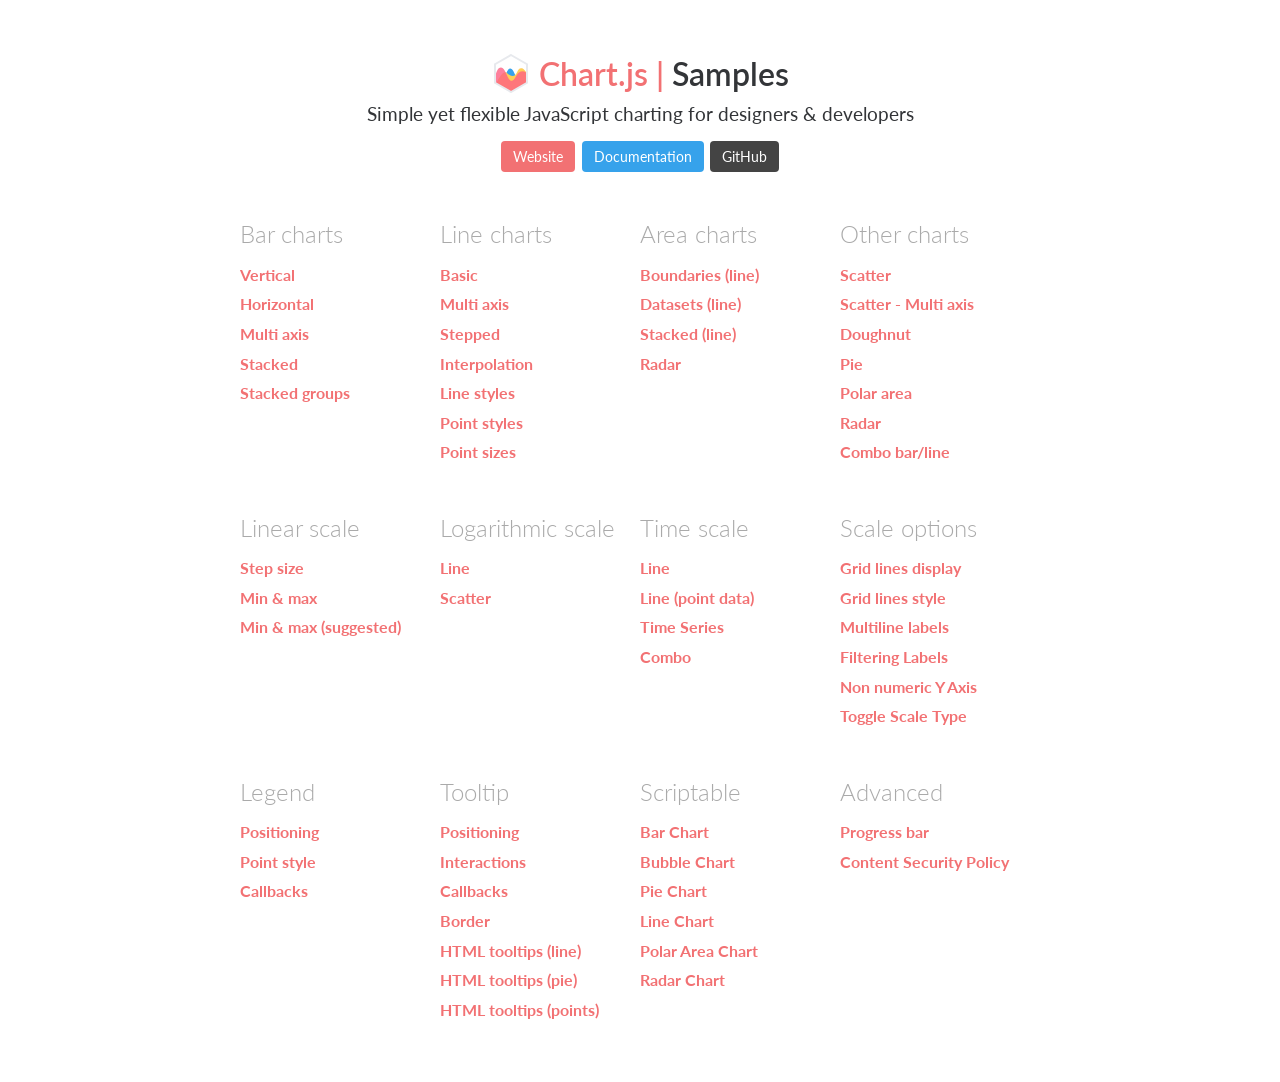
<file: src/main/webapp/statics/widget/chart/samples/index.html>
<!DOCTYPE html>
<html lang="en-US">
<head>
	<meta charset="utf-8">
	<meta http-equiv="X-UA-Compatible" content="IE=Edge">
	<meta name="viewport" content="width=device-width, initial-scale=1">
	<link rel="stylesheet" type="text/css" href="style.css">
	<!--<link rel="icon" href="favicon.ico">-->
	<script src="samples.js"></script>
	<script src="utils.js"></script>
	<title>Chart.js samples</title>
</head>
<body>
	<div class="content">
		<div class="header">
			<div class="chartjs-title">Samples</div>
			<div class="chartjs-caption">Simple yet flexible JavaScript charting for designers &amp; developers</div>
			<div class="chartjs-links">
				<a class="btn btn-chartjs" href="https://www.chartjs.org">Website</a>
				<a class="btn btn-docs" href="https://www.chartjs.org/docs">Documentation</a>
				<a class="btn btn-gh" href="https://github.com/chartjs/Chart.js">GitHub</a>
			</div>
		</div>

		<div id="categories" class="samples-categories"></div>
	</div>

	<script>
		function createCategory(item) {
			var el = document.createElement('div');
			el.className = 'samples-category';
			el.innerHTML =
				'<div class="title">' + item.title + '</div>' +
				'<div class="items"></div>';
			return el;
		}

		function createEntry(item) {
			var el = document.createElement('div');
			el.className = 'samples-entry';
			el.innerHTML = '<a class="title" href="' + item.path + '">' + item.title + '</a>';
			return el;
		}

		var categories = document.getElementById('categories');
		Samples.items.forEach(function(item) {
			var category = createCategory(item);
			var children = category.getElementsByClassName('items')[0];

			(item.items || []).forEach(function(item2) {
				children.appendChild(createEntry(item2));
			});

			categories.appendChild(category);
		});
	</script>
</body>
</html>
</file>
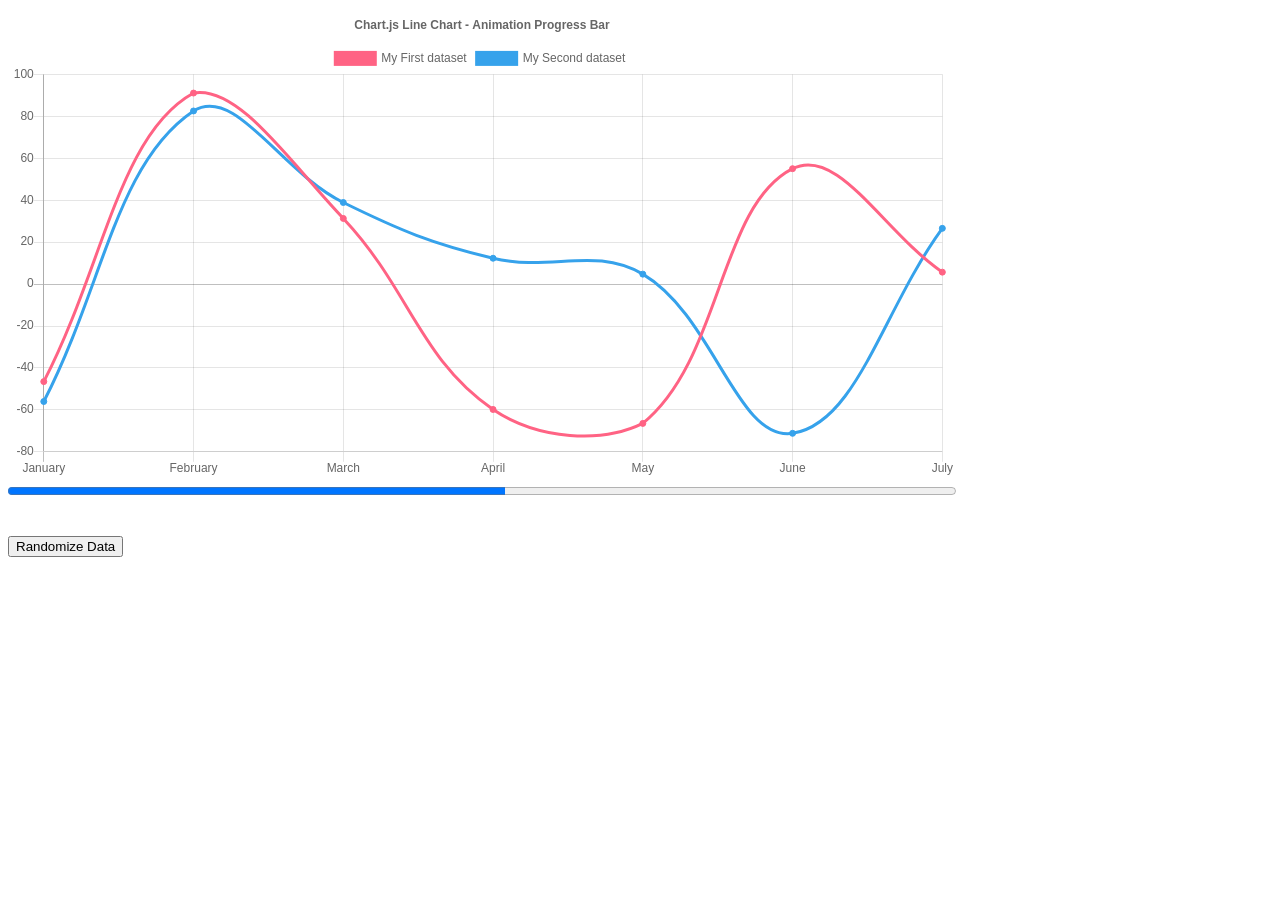
<file: src/main/webapp/statics/widget/chart/samples/advanced/progress-bar.html>
<!doctype html>
<html>
<head>
<title> Animation Callbacks </title>
	<script src="../../Chart.min.js"></script>
	<script src="../utils.js"></script>
	<style>
		canvas {
			-moz-user-select: none;
			-webkit-user-select: none;
			-ms-user-select: none;
		}
	</style>
</head>

<body>
	<div style="width: 75%;">
		<canvas id="canvas"></canvas>
		<progress id="animationProgress" max="1" value="0" style="width: 100%"></progress>
	</div>
	<br>
	<br>
	<button id="randomizeData">Randomize Data</button>
	<script>
		var progress = document.getElementById('animationProgress');
		var config = {
			type: 'line',
			data: {
				labels: ['January', 'February', 'March', 'April', 'May', 'June', 'July'],
				datasets: [{
					label: 'My First dataset',
					fill: false,
					borderColor: window.chartColors.red,
					backgroundColor: window.chartColors.red,
					data: [
						randomScalingFactor(),
						randomScalingFactor(),
						randomScalingFactor(),
						randomScalingFactor(),
						randomScalingFactor(),
						randomScalingFactor(),
						randomScalingFactor()
					]
				}, {
					label: 'My Second dataset ',
					fill: false,
					borderColor: window.chartColors.blue,
					backgroundColor: window.chartColors.blue,
					data: [
						randomScalingFactor(),
						randomScalingFactor(),
						randomScalingFactor(),
						randomScalingFactor(),
						randomScalingFactor(),
						randomScalingFactor(),
						randomScalingFactor()
					]
				}]
			},
			options: {
				title: {
					display: true,
					text: 'Chart.js Line Chart - Animation Progress Bar'
				},
				animation: {
					duration: 2000,
					onProgress: function(animation) {
						progress.value = animation.currentStep / animation.numSteps;
					},
					onComplete: function() {
						window.setTimeout(function() {
							progress.value = 0;
						}, 2000);
					}
				}
			}
		};

		window.onload = function() {
			var ctx = document.getElementById('canvas').getContext('2d');
			window.myLine = new Chart(ctx, config);
		};

		document.getElementById('randomizeData').addEventListener('click', function() {
			config.data.datasets.forEach(function(dataset) {
				dataset.data = dataset.data.map(function() {
					return randomScalingFactor();
				});
			});

			window.myLine.update();
		});
	</script>
</body>

</html>
</file>
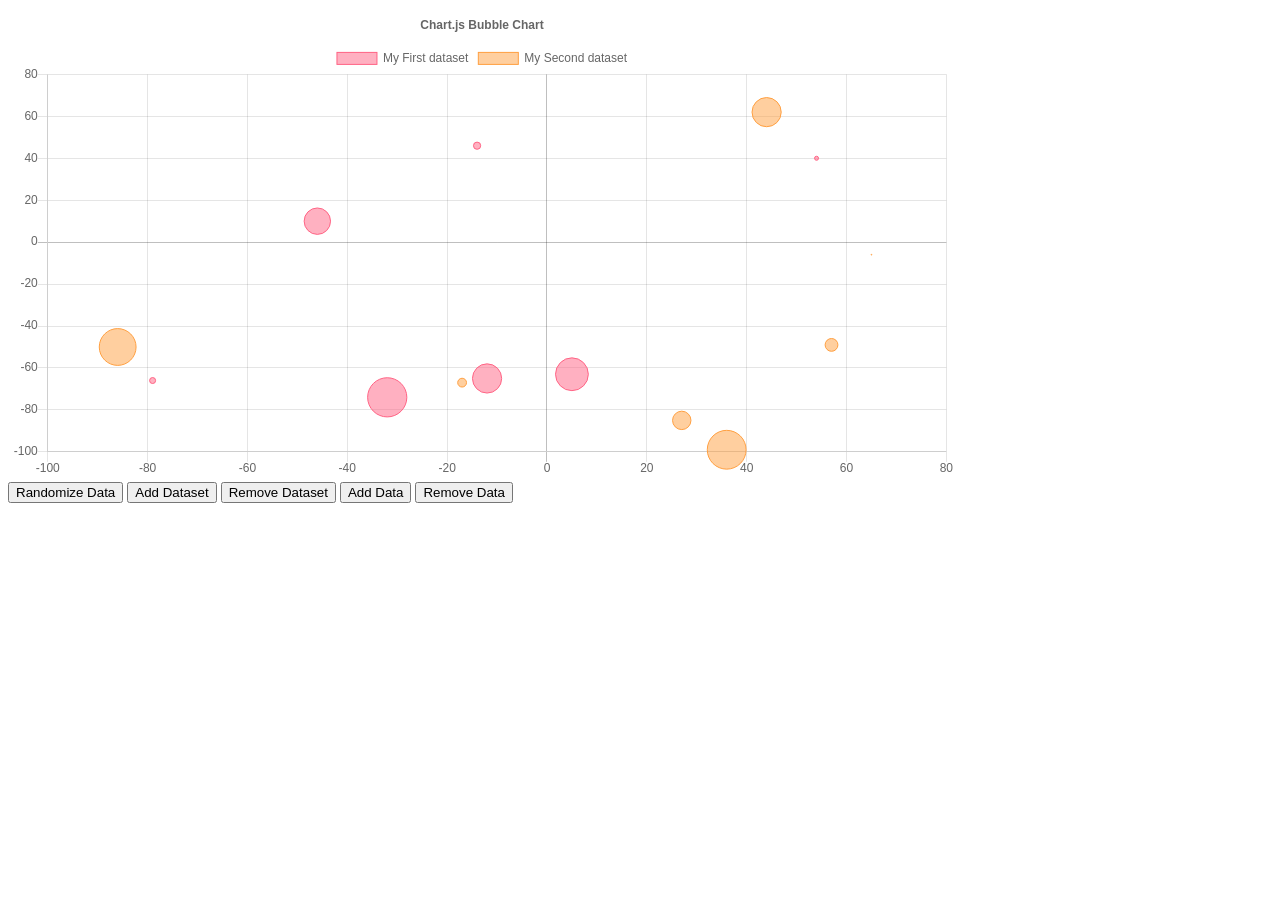
<file: src/main/webapp/statics/widget/chart/samples/charts/bubble.html>
<!doctype html>
<html>

<head>
	<title>Bubble Chart</title>
	<script src="../../Chart.min.js"></script>
	<script src="../utils.js"></script>
	<style type="text/css">
		canvas{
			-moz-user-select: none;
			-webkit-user-select: none;
			-ms-user-select: none;
		}
	</style>
</head>

<body>
	<div id="container" style="width: 75%;">
		<canvas id="canvas"></canvas>
	</div>
	<button id="randomizeData">Randomize Data</button>
	<button id="addDataset">Add Dataset</button>
	<button id="removeDataset">Remove Dataset</button>
	<button id="addData">Add Data</button>
	<button id="removeData">Remove Data</button>
	<script>
		var DEFAULT_DATASET_SIZE = 7;

		var addedCount = 0;
		var color = Chart.helpers.color;
		var bubbleChartData = {
			animation: {
				duration: 10000
			},
			datasets: [{
				label: 'My First dataset',
				backgroundColor: color(window.chartColors.red).alpha(0.5).rgbString(),
				borderColor: window.chartColors.red,
				borderWidth: 1,
				data: [{
					x: randomScalingFactor(),
					y: randomScalingFactor(),
					r: Math.abs(randomScalingFactor()) / 5,
				}, {
					x: randomScalingFactor(),
					y: randomScalingFactor(),
					r: Math.abs(randomScalingFactor()) / 5,
				}, {
					x: randomScalingFactor(),
					y: randomScalingFactor(),
					r: Math.abs(randomScalingFactor()) / 5,
				}, {
					x: randomScalingFactor(),
					y: randomScalingFactor(),
					r: Math.abs(randomScalingFactor()) / 5,
				}, {
					x: randomScalingFactor(),
					y: randomScalingFactor(),
					r: Math.abs(randomScalingFactor()) / 5,
				}, {
					x: randomScalingFactor(),
					y: randomScalingFactor(),
					r: Math.abs(randomScalingFactor()) / 5,
				}, {
					x: randomScalingFactor(),
					y: randomScalingFactor(),
					r: Math.abs(randomScalingFactor()) / 5,
				}]
			}, {
				label: 'My Second dataset',
				backgroundColor: color(window.chartColors.orange).alpha(0.5).rgbString(),
				borderColor: window.chartColors.orange,
				borderWidth: 1,
				data: [{
					x: randomScalingFactor(),
					y: randomScalingFactor(),
					r: Math.abs(randomScalingFactor()) / 5,
				}, {
					x: randomScalingFactor(),
					y: randomScalingFactor(),
					r: Math.abs(randomScalingFactor()) / 5,
				}, {
					x: randomScalingFactor(),
					y: randomScalingFactor(),
					r: Math.abs(randomScalingFactor()) / 5,
				}, {
					x: randomScalingFactor(),
					y: randomScalingFactor(),
					r: Math.abs(randomScalingFactor()) / 5,
				}, {
					x: randomScalingFactor(),
					y: randomScalingFactor(),
					r: Math.abs(randomScalingFactor()) / 5,
				}, {
					x: randomScalingFactor(),
					y: randomScalingFactor(),
					r: Math.abs(randomScalingFactor()) / 5,
				}, {
					x: randomScalingFactor(),
					y: randomScalingFactor(),
					r: Math.abs(randomScalingFactor()) / 5,
				}]
			}]
		};

		window.onload = function() {
			var ctx = document.getElementById('canvas').getContext('2d');
			window.myChart = new Chart(ctx, {
				type: 'bubble',
				data: bubbleChartData,
				options: {
					responsive: true,
					title: {
						display: true,
						text: 'Chart.js Bubble Chart'
					},
					tooltips: {
						mode: 'point'
					}
				}
			});
		};

		document.getElementById('randomizeData').addEventListener('click', function() {
			bubbleChartData.datasets.forEach(function(dataset) {
				dataset.data = dataset.data.map(function() {
					return {
						x: randomScalingFactor(),
						y: randomScalingFactor(),
						r: Math.abs(randomScalingFactor()) / 5,
					};
				});
			});
			window.myChart.update();
		});

		var colorNames = Object.keys(window.chartColors);
		document.getElementById('addDataset').addEventListener('click', function() {
			++addedCount;
			var colorName = colorNames[bubbleChartData.datasets.length % colorNames.length];
			var dsColor = window.chartColors[colorName];
			var newDataset = {
				label: 'My added dataset ' + addedCount,
				backgroundColor: color(dsColor).alpha(0.5).rgbString(),
				borderColor: dsColor,
				borderWidth: 1,
				data: []
			};

			for (var index = 0; index < DEFAULT_DATASET_SIZE; ++index) {
				newDataset.data.push({
					x: randomScalingFactor(),
					y: randomScalingFactor(),
					r: Math.abs(randomScalingFactor()) / 5,
				});
			}

			bubbleChartData.datasets.push(newDataset);
			window.myChart.update();
		});

		document.getElementById('addData').addEventListener('click', function() {
			if (bubbleChartData.datasets.length > 0) {
				for (var index = 0; index < bubbleChartData.datasets.length; ++index) {
					bubbleChartData.datasets[index].data.push({
						x: randomScalingFactor(),
						y: randomScalingFactor(),
						r: Math.abs(randomScalingFactor()) / 5,
					});
				}

				window.myChart.update();
			}
		});

		document.getElementById('removeDataset').addEventListener('click', function() {
			bubbleChartData.datasets.splice(0, 1);
			window.myChart.update();
		});

		document.getElementById('removeData').addEventListener('click', function() {
			bubbleChartData.datasets.forEach(function(dataset) {
				dataset.data.pop();
			});

			window.myChart.update();
		});
	</script>
</body>

</html>
</file>
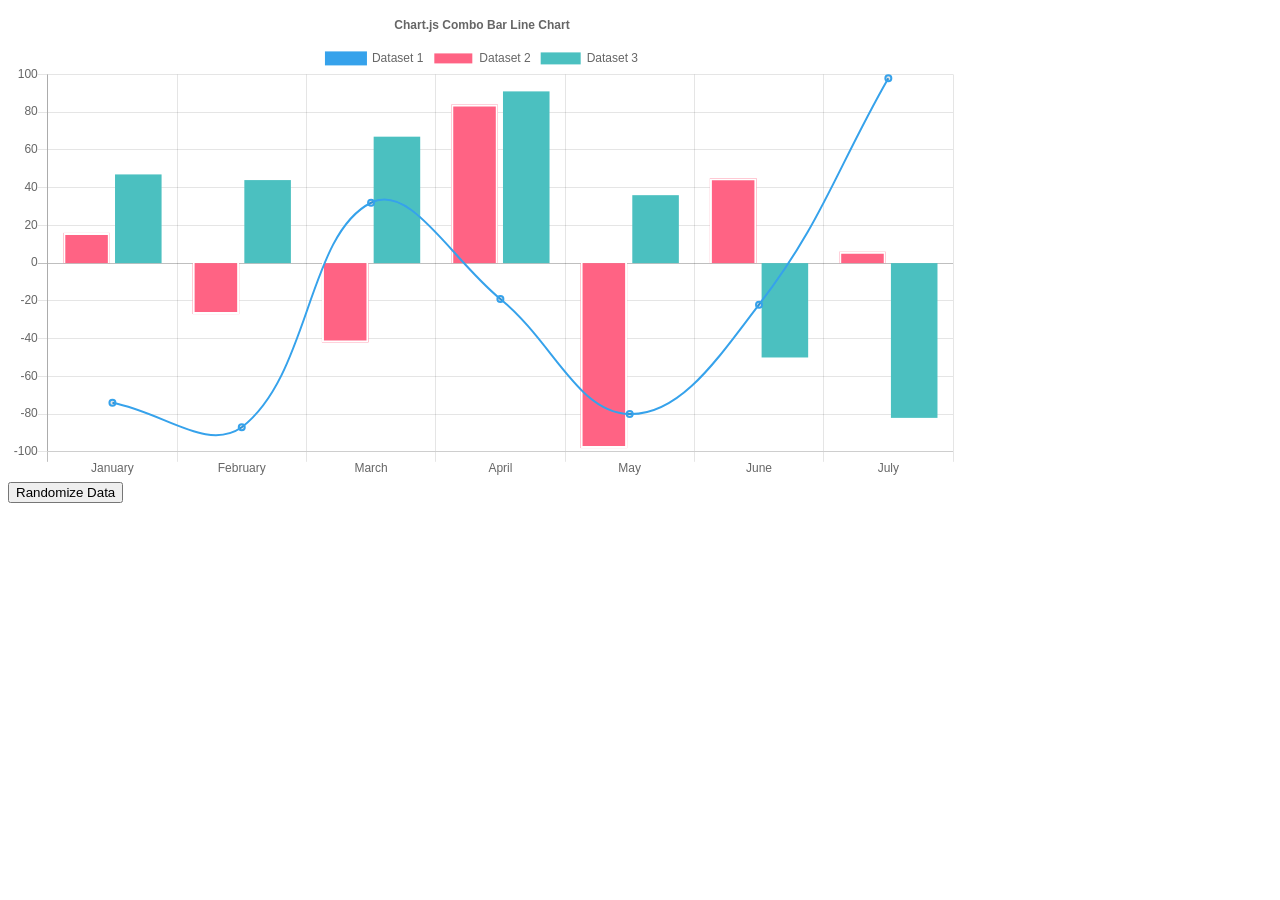
<file: src/main/webapp/statics/widget/chart/samples/charts/combo-bar-line.html>
<!doctype html>
<html>

<head>
	<title>Combo Bar-Line Chart</title>
	<script src="../../Chart.min.js"></script>
	<script src="../utils.js"></script>
	<style>
	canvas {
		-moz-user-select: none;
		-webkit-user-select: none;
		-ms-user-select: none;
	}
	</style>
</head>

<body>
	<div style="width: 75%">
		<canvas id="canvas"></canvas>
	</div>
	<button id="randomizeData">Randomize Data</button>
	<script>
		var chartData = {
			labels: ['January', 'February', 'March', 'April', 'May', 'June', 'July'],
			datasets: [{
				type: 'line',
				label: 'Dataset 1',
				borderColor: window.chartColors.blue,
				borderWidth: 2,
				fill: false,
				data: [
					randomScalingFactor(),
					randomScalingFactor(),
					randomScalingFactor(),
					randomScalingFactor(),
					randomScalingFactor(),
					randomScalingFactor(),
					randomScalingFactor()
				]
			}, {
				type: 'bar',
				label: 'Dataset 2',
				backgroundColor: window.chartColors.red,
				data: [
					randomScalingFactor(),
					randomScalingFactor(),
					randomScalingFactor(),
					randomScalingFactor(),
					randomScalingFactor(),
					randomScalingFactor(),
					randomScalingFactor()
				],
				borderColor: 'white',
				borderWidth: 2
			}, {
				type: 'bar',
				label: 'Dataset 3',
				backgroundColor: window.chartColors.green,
				data: [
					randomScalingFactor(),
					randomScalingFactor(),
					randomScalingFactor(),
					randomScalingFactor(),
					randomScalingFactor(),
					randomScalingFactor(),
					randomScalingFactor()
				]
			}]

		};
		window.onload = function() {
			var ctx = document.getElementById('canvas').getContext('2d');
			window.myMixedChart = new Chart(ctx, {
				type: 'bar',
				data: chartData,
				options: {
					responsive: true,
					title: {
						display: true,
						text: 'Chart.js Combo Bar Line Chart'
					},
					tooltips: {
						mode: 'index',
						intersect: true
					}
				}
			});
		};

		document.getElementById('randomizeData').addEventListener('click', function() {
			chartData.datasets.forEach(function(dataset) {
				dataset.data = dataset.data.map(function() {
					return randomScalingFactor();
				});
			});
			window.myMixedChart.update();
		});
	</script>
</body>

</html>
</file>
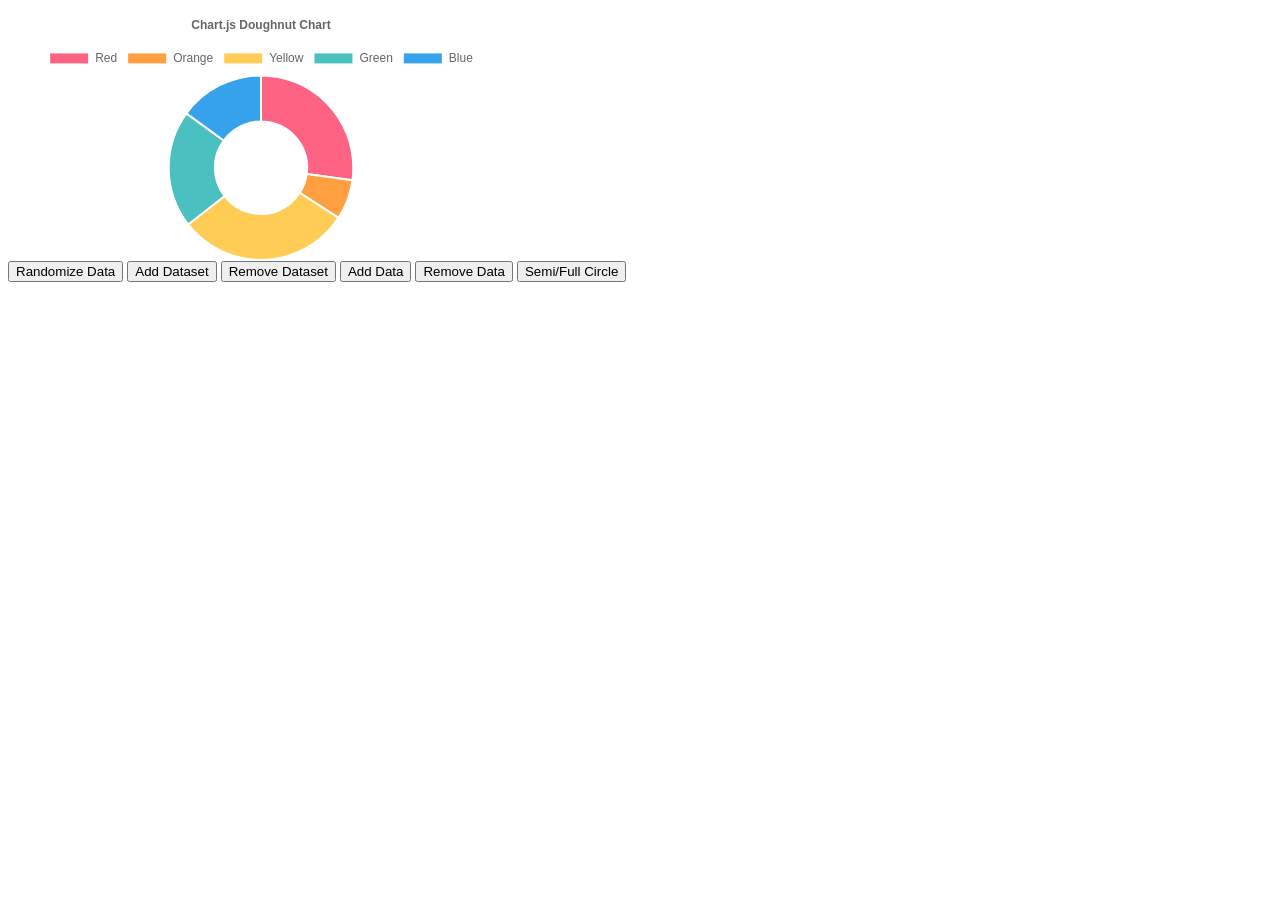
<file: src/main/webapp/statics/widget/chart/samples/charts/doughnut.html>
<!doctype html>
<html>

<head>
	<title>Doughnut Chart</title>
	<script src="../../Chart.min.js"></script>
	<script src="../utils.js"></script>
	<style>
	canvas {
		-moz-user-select: none;
		-webkit-user-select: none;
		-ms-user-select: none;
	}
	</style>
</head>

<body>
	<div id="canvas-holder" style="width:40%">
		<canvas id="chart-area"></canvas>
	</div>
	<button id="randomizeData">Randomize Data</button>
	<button id="addDataset">Add Dataset</button>
	<button id="removeDataset">Remove Dataset</button>
	<button id="addData">Add Data</button>
	<button id="removeData">Remove Data</button>
	<button id="changeCircleSize">Semi/Full Circle</button>
	<script>
		var randomScalingFactor = function() {
			return Math.round(Math.random() * 100);
		};

		var config = {
			type: 'doughnut',
			data: {
				datasets: [{
					data: [
						randomScalingFactor(),
						randomScalingFactor(),
						randomScalingFactor(),
						randomScalingFactor(),
						randomScalingFactor(),
					],
					backgroundColor: [
						window.chartColors.red,
						window.chartColors.orange,
						window.chartColors.yellow,
						window.chartColors.green,
						window.chartColors.blue,
					],
					label: 'Dataset 1'
				}],
				labels: [
					'Red',
					'Orange',
					'Yellow',
					'Green',
					'Blue'
				]
			},
			options: {
				responsive: true,
				legend: {
					position: 'top',
				},
				title: {
					display: true,
					text: 'Chart.js Doughnut Chart'
				},
				animation: {
					animateScale: true,
					animateRotate: true
				}
			}
		};

		window.onload = function() {
			var ctx = document.getElementById('chart-area').getContext('2d');
			window.myDoughnut = new Chart(ctx, config);
		};

		document.getElementById('randomizeData').addEventListener('click', function() {
			config.data.datasets.forEach(function(dataset) {
				dataset.data = dataset.data.map(function() {
					return randomScalingFactor();
				});
			});

			window.myDoughnut.update();
		});

		var colorNames = Object.keys(window.chartColors);
		document.getElementById('addDataset').addEventListener('click', function() {
			var newDataset = {
				backgroundColor: [],
				data: [],
				label: 'New dataset ' + config.data.datasets.length,
			};

			for (var index = 0; index < config.data.labels.length; ++index) {
				newDataset.data.push(randomScalingFactor());

				var colorName = colorNames[index % colorNames.length];
				var newColor = window.chartColors[colorName];
				newDataset.backgroundColor.push(newColor);
			}

			config.data.datasets.push(newDataset);
			window.myDoughnut.update();
		});

		document.getElementById('addData').addEventListener('click', function() {
			if (config.data.datasets.length > 0) {
				config.data.labels.push('data #' + config.data.labels.length);

				var colorName = colorNames[config.data.datasets[0].data.length % colorNames.length];
				var newColor = window.chartColors[colorName];

				config.data.datasets.forEach(function(dataset) {
					dataset.data.push(randomScalingFactor());
					dataset.backgroundColor.push(newColor);
				});

				window.myDoughnut.update();
			}
		});

		document.getElementById('removeDataset').addEventListener('click', function() {
			config.data.datasets.splice(0, 1);
			window.myDoughnut.update();
		});

		document.getElementById('removeData').addEventListener('click', function() {
			config.data.labels.splice(-1, 1); // remove the label first

			config.data.datasets.forEach(function(dataset) {
				dataset.data.pop();
				dataset.backgroundColor.pop();
			});

			window.myDoughnut.update();
		});

		document.getElementById('changeCircleSize').addEventListener('click', function() {
			if (window.myDoughnut.options.circumference === Math.PI) {
				window.myDoughnut.options.circumference = 2 * Math.PI;
				window.myDoughnut.options.rotation = -Math.PI / 2;
			} else {
				window.myDoughnut.options.circumference = Math.PI;
				window.myDoughnut.options.rotation = -Math.PI;
			}

			window.myDoughnut.update();
		});
	</script>
</body>

</html>
</file>
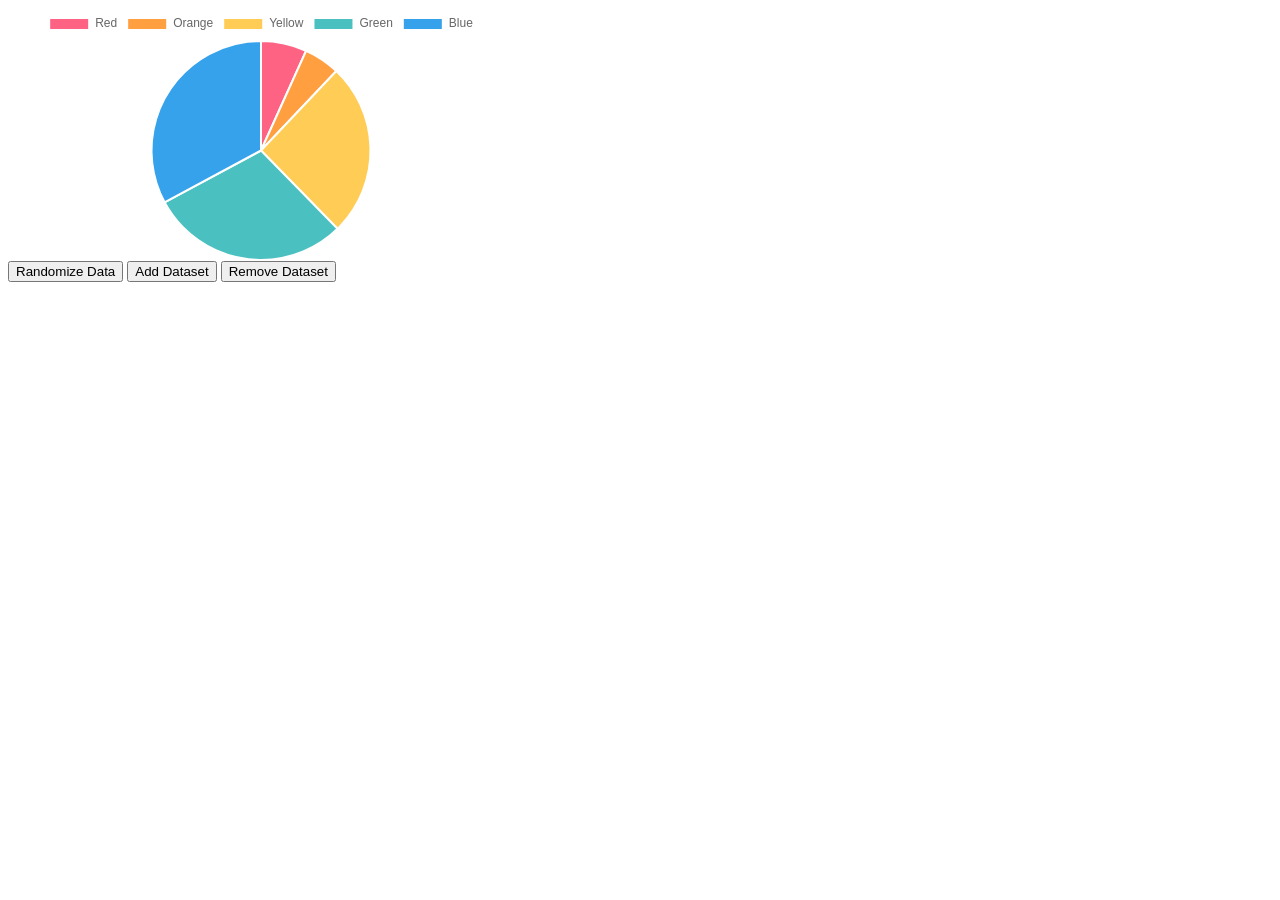
<file: src/main/webapp/statics/widget/chart/samples/charts/pie.html>
<!doctype html>
<html>

<head>
	<title>Pie Chart</title>
	<script src="../../Chart.min.js"></script>
	<script src="../utils.js"></script>
</head>

<body>
	<div id="canvas-holder" style="width:40%">
		<canvas id="chart-area"></canvas>
	</div>
	<button id="randomizeData">Randomize Data</button>
	<button id="addDataset">Add Dataset</button>
	<button id="removeDataset">Remove Dataset</button>
	<script>
		var randomScalingFactor = function() {
			return Math.round(Math.random() * 100);
		};

		var config = {
			type: 'pie',
			data: {
				datasets: [{
					data: [
						randomScalingFactor(),
						randomScalingFactor(),
						randomScalingFactor(),
						randomScalingFactor(),
						randomScalingFactor(),
					],
					backgroundColor: [
						window.chartColors.red,
						window.chartColors.orange,
						window.chartColors.yellow,
						window.chartColors.green,
						window.chartColors.blue,
					],
					label: 'Dataset 1'
				}],
				labels: [
					'Red',
					'Orange',
					'Yellow',
					'Green',
					'Blue'
				]
			},
			options: {
				responsive: true
			}
		};

		window.onload = function() {
			var ctx = document.getElementById('chart-area').getContext('2d');
			window.myPie = new Chart(ctx, config);
		};

		document.getElementById('randomizeData').addEventListener('click', function() {
			config.data.datasets.forEach(function(dataset) {
				dataset.data = dataset.data.map(function() {
					return randomScalingFactor();
				});
			});

			window.myPie.update();
		});

		var colorNames = Object.keys(window.chartColors);
		document.getElementById('addDataset').addEventListener('click', function() {
			var newDataset = {
				backgroundColor: [],
				data: [],
				label: 'New dataset ' + config.data.datasets.length,
			};

			for (var index = 0; index < config.data.labels.length; ++index) {
				newDataset.data.push(randomScalingFactor());

				var colorName = colorNames[index % colorNames.length];
				var newColor = window.chartColors[colorName];
				newDataset.backgroundColor.push(newColor);
			}

			config.data.datasets.push(newDataset);
			window.myPie.update();
		});

		document.getElementById('removeDataset').addEventListener('click', function() {
			config.data.datasets.splice(0, 1);
			window.myPie.update();
		});
	</script>
</body>

</html>
</file>
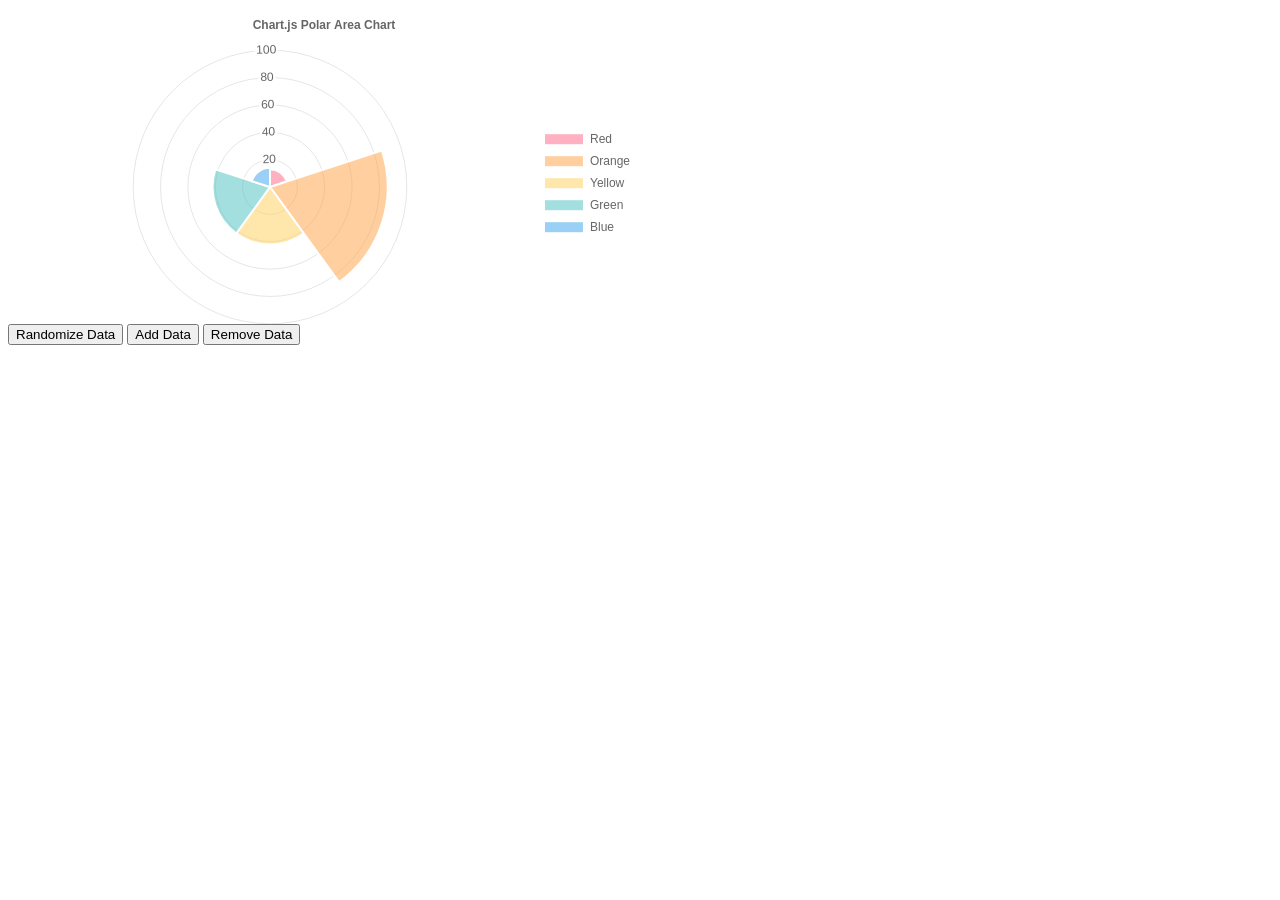
<file: src/main/webapp/statics/widget/chart/samples/charts/polar-area.html>
<!doctype html>
<html>

<head>
	<title>Polar Area Chart</title>
	<script src="../../Chart.min.js"></script>
	<script src="../utils.js"></script>
	<style>
		canvas {
			-moz-user-select: none;
			-webkit-user-select: none;
			-ms-user-select: none;
		}
	</style>
</head>

<body>
	<div id="canvas-holder" style="width:50%">
		<canvas id="chart-area"></canvas>
	</div>
	<button id="randomizeData">Randomize Data</button>
	<button id="addData">Add Data</button>
	<button id="removeData">Remove Data</button>
	<script>
		var randomScalingFactor = function() {
			return Math.round(Math.random() * 100);
		};

		var chartColors = window.chartColors;
		var color = Chart.helpers.color;
		var config = {
			data: {
				datasets: [{
					data: [
						randomScalingFactor(),
						randomScalingFactor(),
						randomScalingFactor(),
						randomScalingFactor(),
						randomScalingFactor(),
					],
					backgroundColor: [
						color(chartColors.red).alpha(0.5).rgbString(),
						color(chartColors.orange).alpha(0.5).rgbString(),
						color(chartColors.yellow).alpha(0.5).rgbString(),
						color(chartColors.green).alpha(0.5).rgbString(),
						color(chartColors.blue).alpha(0.5).rgbString(),
					],
					label: 'My dataset' // for legend
				}],
				labels: [
					'Red',
					'Orange',
					'Yellow',
					'Green',
					'Blue'
				]
			},
			options: {
				responsive: true,
				legend: {
					position: 'right',
				},
				title: {
					display: true,
					text: 'Chart.js Polar Area Chart'
				},
				scale: {
					ticks: {
						beginAtZero: true
					},
					reverse: false
				},
				animation: {
					animateRotate: false,
					animateScale: true
				}
			}
		};

		window.onload = function() {
			var ctx = document.getElementById('chart-area');
			window.myPolarArea = Chart.PolarArea(ctx, config);
		};

		document.getElementById('randomizeData').addEventListener('click', function() {
			config.data.datasets.forEach(function(piece, i) {
				piece.data.forEach(function(value, j) {
					config.data.datasets[i].data[j] = randomScalingFactor();
				});
			});
			window.myPolarArea.update();
		});

		var colorNames = Object.keys(window.chartColors);
		document.getElementById('addData').addEventListener('click', function() {
			if (config.data.datasets.length > 0) {
				config.data.labels.push('data #' + config.data.labels.length);
				config.data.datasets.forEach(function(dataset) {
					var colorName = colorNames[config.data.labels.length % colorNames.length];
					dataset.backgroundColor.push(window.chartColors[colorName]);
					dataset.data.push(randomScalingFactor());
				});
				window.myPolarArea.update();
			}
		});
		document.getElementById('removeData').addEventListener('click', function() {
			config.data.labels.pop(); // remove the label first
			config.data.datasets.forEach(function(dataset) {
				dataset.backgroundColor.pop();
				dataset.data.pop();
			});
			window.myPolarArea.update();
		});
	</script>
</body>

</html>
</file>
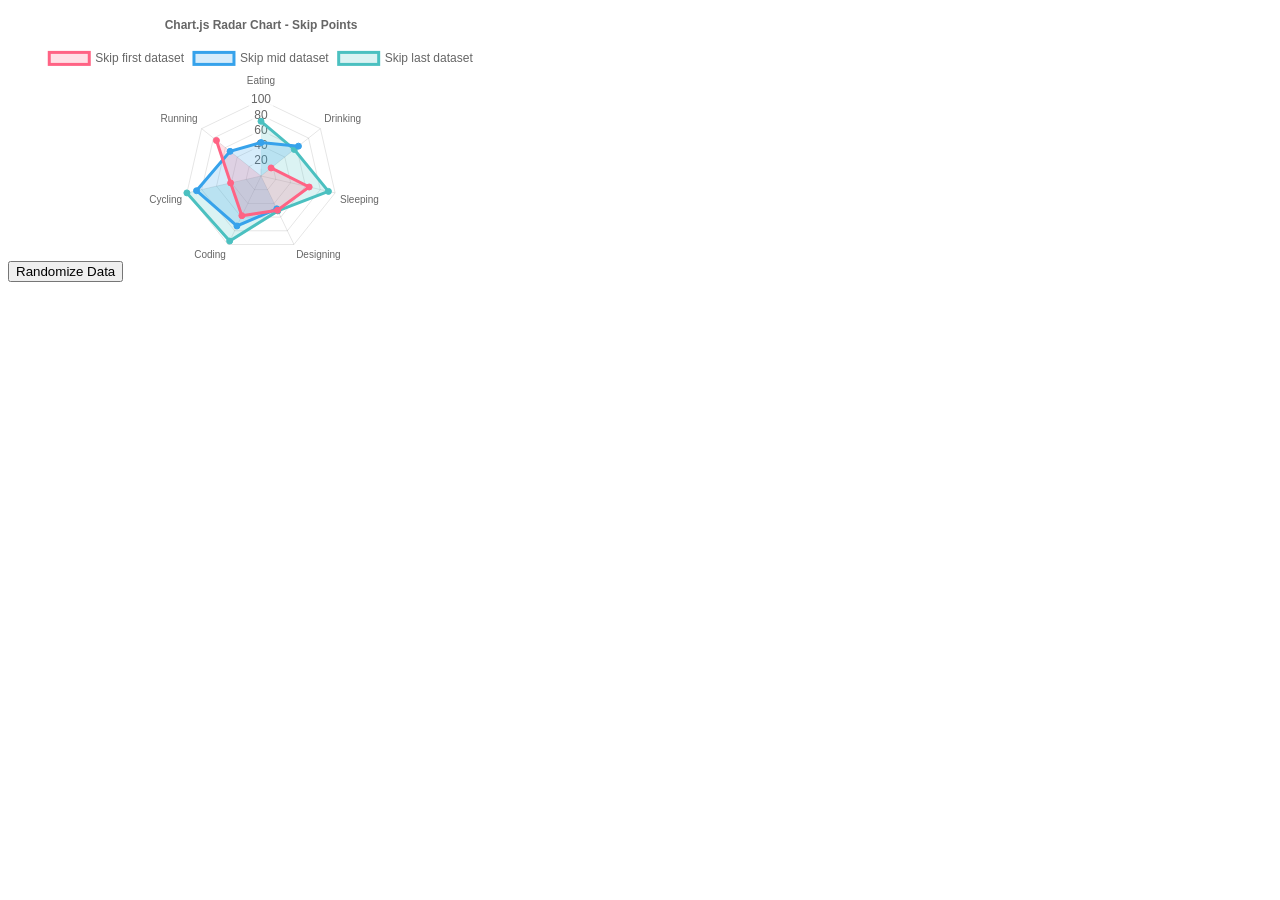
<file: src/main/webapp/statics/widget/chart/samples/charts/radar-skip-points.html>
<!doctype html>
<html>

<head>
	<title>Radar Chart</title>
	<script src="../../Chart.min.js"></script>
	<script src="../utils.js"></script>
	<style>
		canvas {
			-moz-user-select: none;
			-webkit-user-select: none;
			-ms-user-select: none;
		}
	</style>
</head>

<body>
	<div style="width:40%">
		<canvas id="canvas"></canvas>
	</div>
	<button id="randomizeData">Randomize Data</button>
	<script>
		var randomScalingFactor = function() {
			return Math.round(Math.random() * 100);
		};

		var color = Chart.helpers.color;
		var config = {
			type: 'radar',
			data: {
				labels: ['Eating', 'Drinking', 'Sleeping', 'Designing', 'Coding', 'Cycling', 'Running'],
				datasets: [{
					label: 'Skip first dataset',
					borderColor: window.chartColors.red,
					backgroundColor: color(window.chartColors.red).alpha(0.2).rgbString(),
					pointBackgroundColor: window.chartColors.red,
					data: [
						NaN,
						randomScalingFactor(),
						randomScalingFactor(),
						randomScalingFactor(),
						randomScalingFactor(),
						randomScalingFactor(),
						randomScalingFactor()
					]
				}, {
					label: 'Skip mid dataset',
					borderColor: window.chartColors.blue,
					backgroundColor: color(window.chartColors.blue).alpha(0.2).rgbString(),
					pointBackgroundColor: window.chartColors.blue,
					data: [
						randomScalingFactor(),
						randomScalingFactor(),
						NaN,
						randomScalingFactor(),
						randomScalingFactor(),
						randomScalingFactor(),
						randomScalingFactor()
					]
				}, {
					label: 'Skip last dataset',
					borderColor: window.chartColors.green,
					backgroundColor: color(window.chartColors.green).alpha(0.2).rgbString(),
					pointBackgroundColor: window.chartColors.green,
					data: [
						randomScalingFactor(),
						randomScalingFactor(),
						randomScalingFactor(),
						randomScalingFactor(),
						randomScalingFactor(),
						randomScalingFactor(),
						NaN
					]
				}]
			},
			options: {
				title: {
					display: true,
					text: 'Chart.js Radar Chart - Skip Points'
				},
				elements: {
					line: {
						tension: 0.0,
					}
				},
				scale: {
					beginAtZero: true,
				}
			}
		};

		window.onload = function() {
			window.myRadar = new Chart(document.getElementById('canvas'), config);
		};

		document.getElementById('randomizeData').addEventListener('click', function() {
			config.data.datasets.forEach(function(dataset) {
				dataset.data = dataset.data.map(function() {
					return randomScalingFactor();
				});

			});

			window.myRadar.update();
		});
	</script>
</body>

</html>
</file>
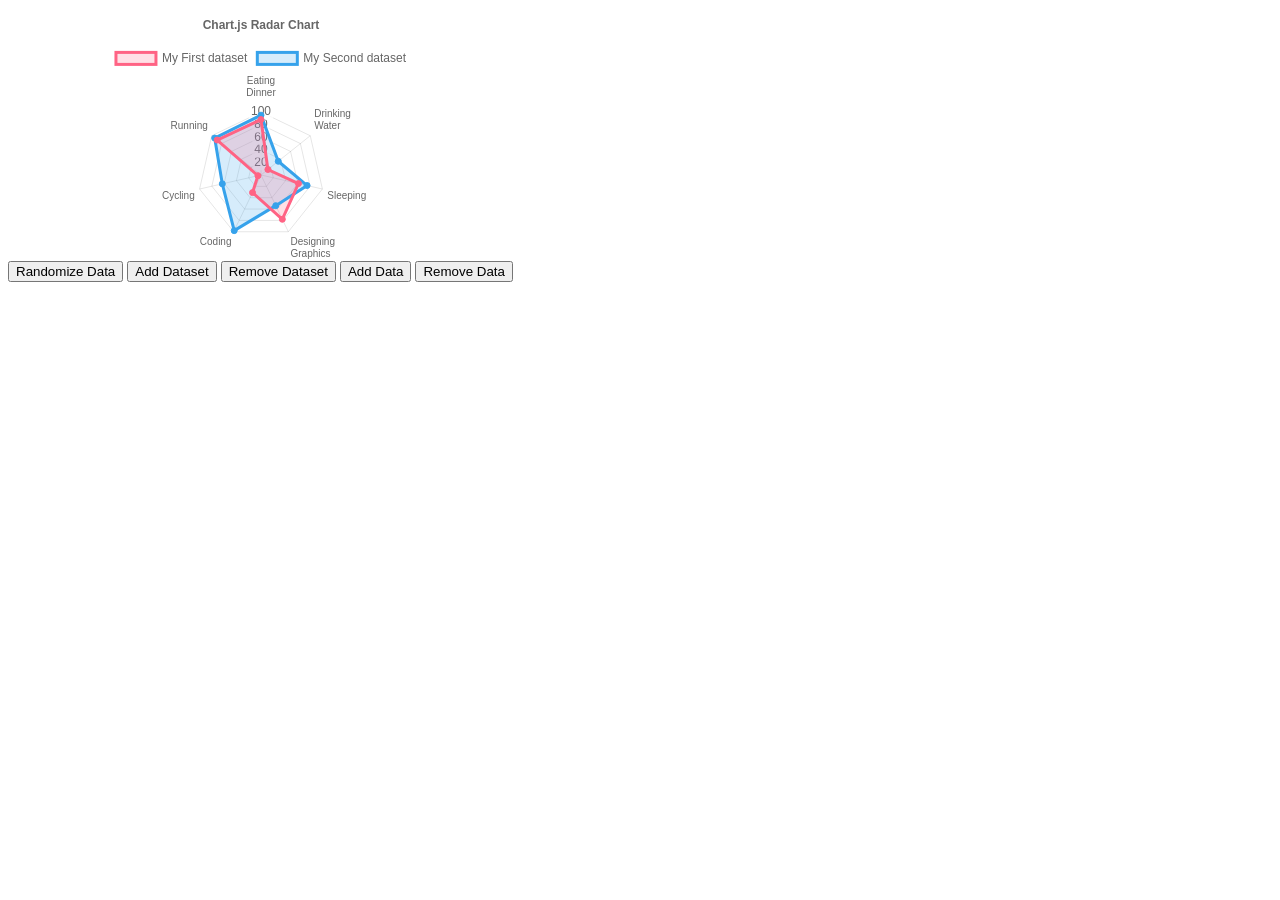
<file: src/main/webapp/statics/widget/chart/samples/charts/radar.html>
<!doctype html>
<html>

<head>
	<title>Radar Chart</title>
	<script src="../../Chart.min.js"></script>
	<script src="../utils.js"></script>
	<style>
		canvas {
			-moz-user-select: none;
			-webkit-user-select: none;
			-ms-user-select: none;
		}
	</style>
</head>

<body>
	<div style="width:40%">
		<canvas id="canvas"></canvas>
	</div>
	<button id="randomizeData">Randomize Data</button>
	<button id="addDataset">Add Dataset</button>
	<button id="removeDataset">Remove Dataset</button>
	<button id="addData">Add Data</button>
	<button id="removeData">Remove Data</button>
	<script>
		var randomScalingFactor = function() {
			return Math.round(Math.random() * 100);
		};

		var color = Chart.helpers.color;
		var config = {
			type: 'radar',
			data: {
				labels: [['Eating', 'Dinner'], ['Drinking', 'Water'], 'Sleeping', ['Designing', 'Graphics'], 'Coding', 'Cycling', 'Running'],
				datasets: [{
					label: 'My First dataset',
					backgroundColor: color(window.chartColors.red).alpha(0.2).rgbString(),
					borderColor: window.chartColors.red,
					pointBackgroundColor: window.chartColors.red,
					data: [
						randomScalingFactor(),
						randomScalingFactor(),
						randomScalingFactor(),
						randomScalingFactor(),
						randomScalingFactor(),
						randomScalingFactor(),
						randomScalingFactor()
					]
				}, {
					label: 'My Second dataset',
					backgroundColor: color(window.chartColors.blue).alpha(0.2).rgbString(),
					borderColor: window.chartColors.blue,
					pointBackgroundColor: window.chartColors.blue,
					data: [
						randomScalingFactor(),
						randomScalingFactor(),
						randomScalingFactor(),
						randomScalingFactor(),
						randomScalingFactor(),
						randomScalingFactor(),
						randomScalingFactor()
					]
				}]
			},
			options: {
				legend: {
					position: 'top',
				},
				title: {
					display: true,
					text: 'Chart.js Radar Chart'
				},
				scale: {
					ticks: {
						beginAtZero: true
					}
				}
			}
		};

		window.onload = function() {
			window.myRadar = new Chart(document.getElementById('canvas'), config);
		};

		document.getElementById('randomizeData').addEventListener('click', function() {
			config.data.datasets.forEach(function(dataset) {
				dataset.data = dataset.data.map(function() {
					return randomScalingFactor();
				});
			});

			window.myRadar.update();
		});

		var colorNames = Object.keys(window.chartColors);
		document.getElementById('addDataset').addEventListener('click', function() {
			var colorName = colorNames[config.data.datasets.length % colorNames.length];
			var newColor = window.chartColors[colorName];

			var newDataset = {
				label: 'Dataset ' + config.data.datasets.length,
				borderColor: newColor,
				backgroundColor: color(newColor).alpha(0.2).rgbString(),
				pointBackgroundColor: newColor,
				data: [],
			};

			for (var index = 0; index < config.data.labels.length; ++index) {
				newDataset.data.push(randomScalingFactor());
			}

			config.data.datasets.push(newDataset);
			window.myRadar.update();
		});

		document.getElementById('addData').addEventListener('click', function() {
			if (config.data.datasets.length > 0) {
				config.data.labels.push('dataset #' + config.data.labels.length);

				config.data.datasets.forEach(function(dataset) {
					dataset.data.push(randomScalingFactor());
				});

				window.myRadar.update();
			}
		});

		document.getElementById('removeDataset').addEventListener('click', function() {
			config.data.datasets.splice(0, 1);
			window.myRadar.update();
		});

		document.getElementById('removeData').addEventListener('click', function() {
			config.data.labels.pop(); // remove the label first

			config.data.datasets.forEach(function(dataset) {
				dataset.data.pop();
			});

			window.myRadar.update();
		});
	</script>
</body>

</html>
</file>
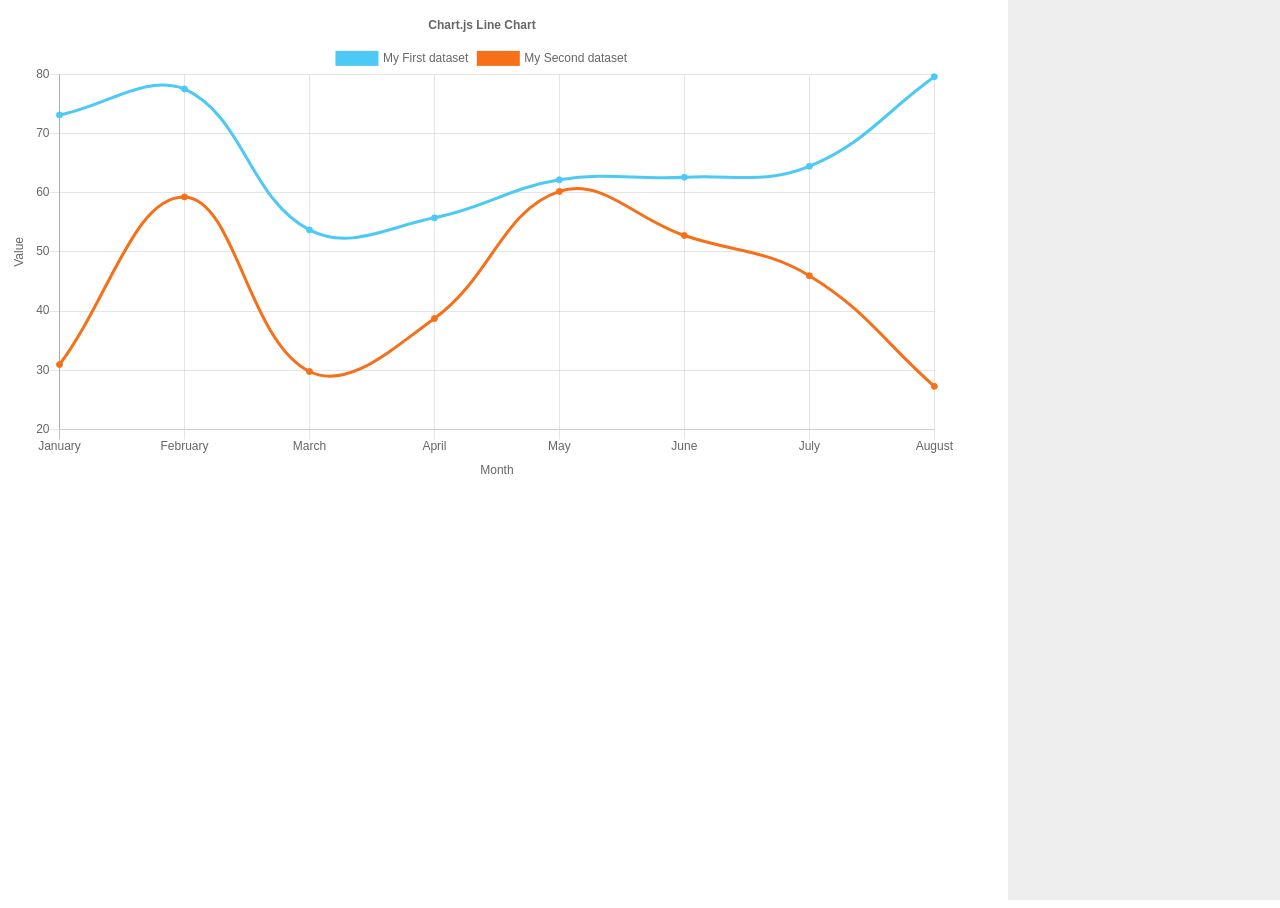
<file: src/main/webapp/statics/widget/chart/samples/legend/callbacks.html>
<!doctype html>
<html>
<head>
	<title>Legend Callbacks</title>
	<script src="../../Chart.min.js"></script>
	<script src="../utils.js"></script>
	<style>
		body, html {
			height: 100%;
			font-family: sans-serif;
		}
		canvas{
			-moz-user-select: none;
			-webkit-user-select: none;
			-ms-user-select: none;
		}

		#log {
			position: absolute;
			right: 0;
			top: 0;
			bottom: 0;
			background-color: #EEE;
			float: right;
			width: 20%;
			padding: 8px;
			overflow-y: auto;
			white-space: pre;
			line-height: 1.5em;
		}
	</style>
</head>

<body>
	<div id="log"></div>
	<div style="width:75%;">
		<canvas id="canvas"></canvas>
	</div>
	<script>
		var logEntry = 1;
		var logElement = document.getElementById('log');
		var utils = Samples.utils;
		var inputs = {
			min: 20,
			max: 80,
			count: 8,
			decimals: 2,
			continuity: 1
		};
		var config;

		function log(text) {
			logElement.innerText += logEntry + '. ' + text + '\n';
			logElement.scrollTop = logElement.scrollHeight;
			logEntry++;
		}

		function generateData() {
			return utils.numbers(inputs);
		}
		function generateLabels() {
			return utils.months({count: inputs.count});
		}

		utils.srand(42);

		config = {
			type: 'line',
			data: {
				labels: generateLabels(),
				datasets: [{
					label: 'My First dataset',
					backgroundColor: utils.color(0),
					borderColor: utils.color(0),
					data: generateData(),
					fill: false,
				}, {
					label: 'My Second dataset',
					fill: false,
					backgroundColor: utils.color(1),
					borderColor: utils.color(1),
					data: generateData(),
				}]
			},
			options: {
				legend: {
					onHover: function(event, legendItem) {
						log('onHover: ' + legendItem.text);
					},
					onLeave: function(event, legendItem) {
						log('onLeave: ' + legendItem.text);
					},
					onClick: function(event, legendItem) {
						log('onClick:' + legendItem.text);
					}
				},
				title: {
					display: true,
					text: 'Chart.js Line Chart'
				},
				scales: {
					xAxes: [{
						display: true,
						scaleLabel: {
							display: true,
							labelString: 'Month'
						}
					}],
					yAxes: [{
						display: true,
						scaleLabel: {
							display: true,
							labelString: 'Value'
						}
					}]
				}
			}
		};

		new Chart(document.getElementById('canvas'), config);
	</script>
</body>

</html>
</file>
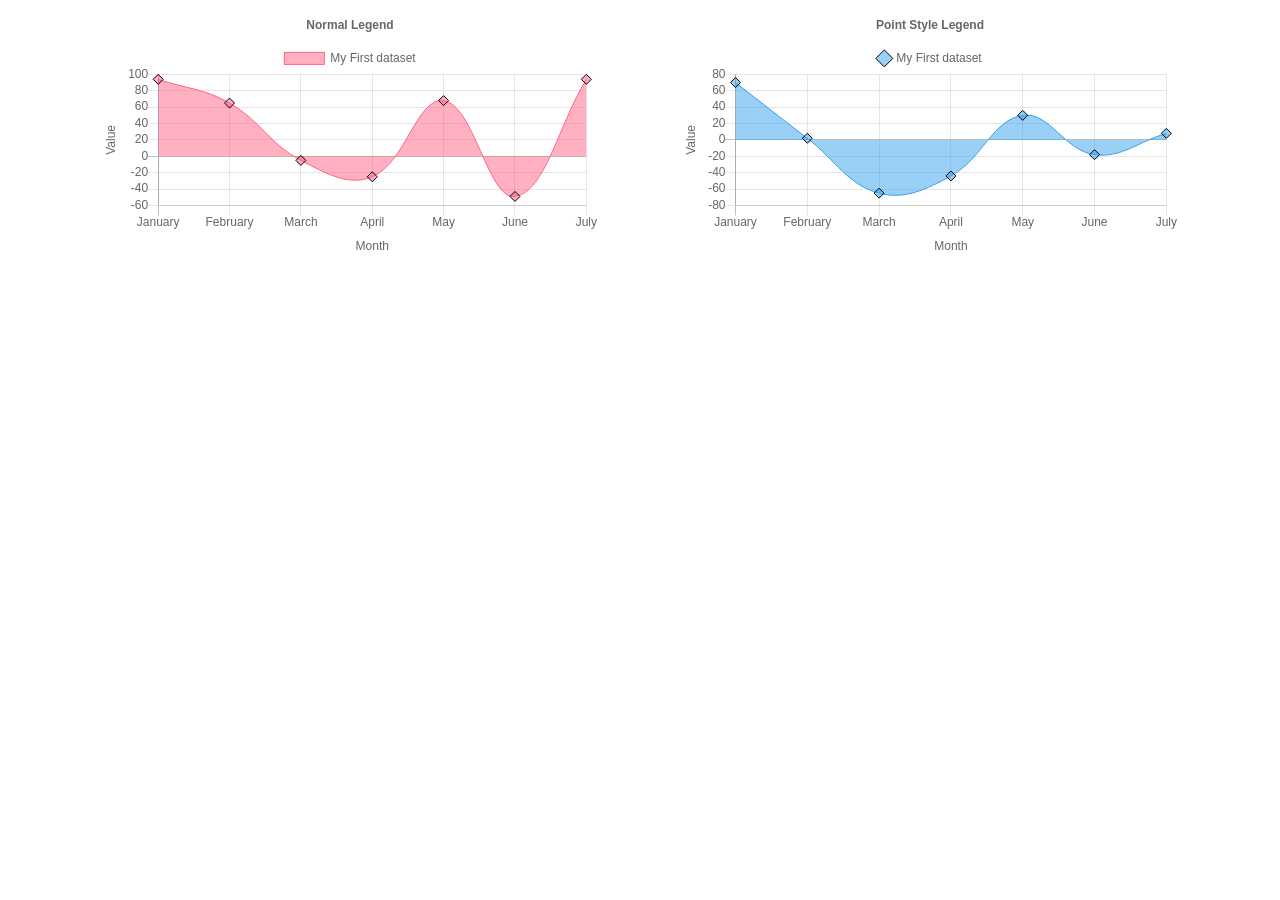
<file: src/main/webapp/statics/widget/chart/samples/legend/point-style.html>
<!doctype html>
<html>

<head>
	<title>Legend Point Style</title>
	<script src="../../Chart.min.js"></script>
	<script src="../utils.js"></script>
	<style>
		canvas {
			-moz-user-select: none;
			-webkit-user-select: none;
			-ms-user-select: none;
		}
		.chart-container {
			width: 500px;
			margin-left: 40px;
			margin-right: 40px;
		}
		.container {
			display: flex;
			flex-direction: row;
			flex-wrap: wrap;
			justify-content: center;
		}
	</style>
</head>

<body>
	<div class="container">
		<div class="chart-container">
			<canvas id="chart-legend-normal"></canvas>
		</div>
		<div class="chart-container">
			<canvas id="chart-legend-pointstyle"></canvas>
		</div>
	</div>
	<script>
		var color = Chart.helpers.color;
		function createConfig(colorName) {
			return {
				type: 'line',
				data: {
					labels: ['January', 'February', 'March', 'April', 'May', 'June', 'July'],
					datasets: [{
						label: 'My First dataset',
						data: [
							randomScalingFactor(),
							randomScalingFactor(),
							randomScalingFactor(),
							randomScalingFactor(),
							randomScalingFactor(),
							randomScalingFactor(),
							randomScalingFactor()
						],
						backgroundColor: color(window.chartColors[colorName]).alpha(0.5).rgbString(),
						borderColor: window.chartColors[colorName],
						borderWidth: 1,
						pointStyle: 'rectRot',
						pointRadius: 5,
						pointBorderColor: 'rgb(0, 0, 0)'
					}]
				},
				options: {
					responsive: true,
					legend: {
						labels: {
							usePointStyle: false
						}
					},
					scales: {
						xAxes: [{
							display: true,
							scaleLabel: {
								display: true,
								labelString: 'Month'
							}
						}],
						yAxes: [{
							display: true,
							scaleLabel: {
								display: true,
								labelString: 'Value'
							}
						}]
					},
					title: {
						display: true,
						text: 'Normal Legend'
					}
				}
			};
		}

		function createPointStyleConfig(colorName) {
			var config = createConfig(colorName);
			config.options.legend.labels.usePointStyle = true;
			config.options.title.text = 'Point Style Legend';
			return config;
		}

		window.onload = function() {
			[{
				id: 'chart-legend-normal',
				config: createConfig('red')
			}, {
				id: 'chart-legend-pointstyle',
				config: createPointStyleConfig('blue')
			}].forEach(function(details) {
				var ctx = document.getElementById(details.id).getContext('2d');
				new Chart(ctx, details.config);
			});
		};
	</script>
</body>

</html>
</file>
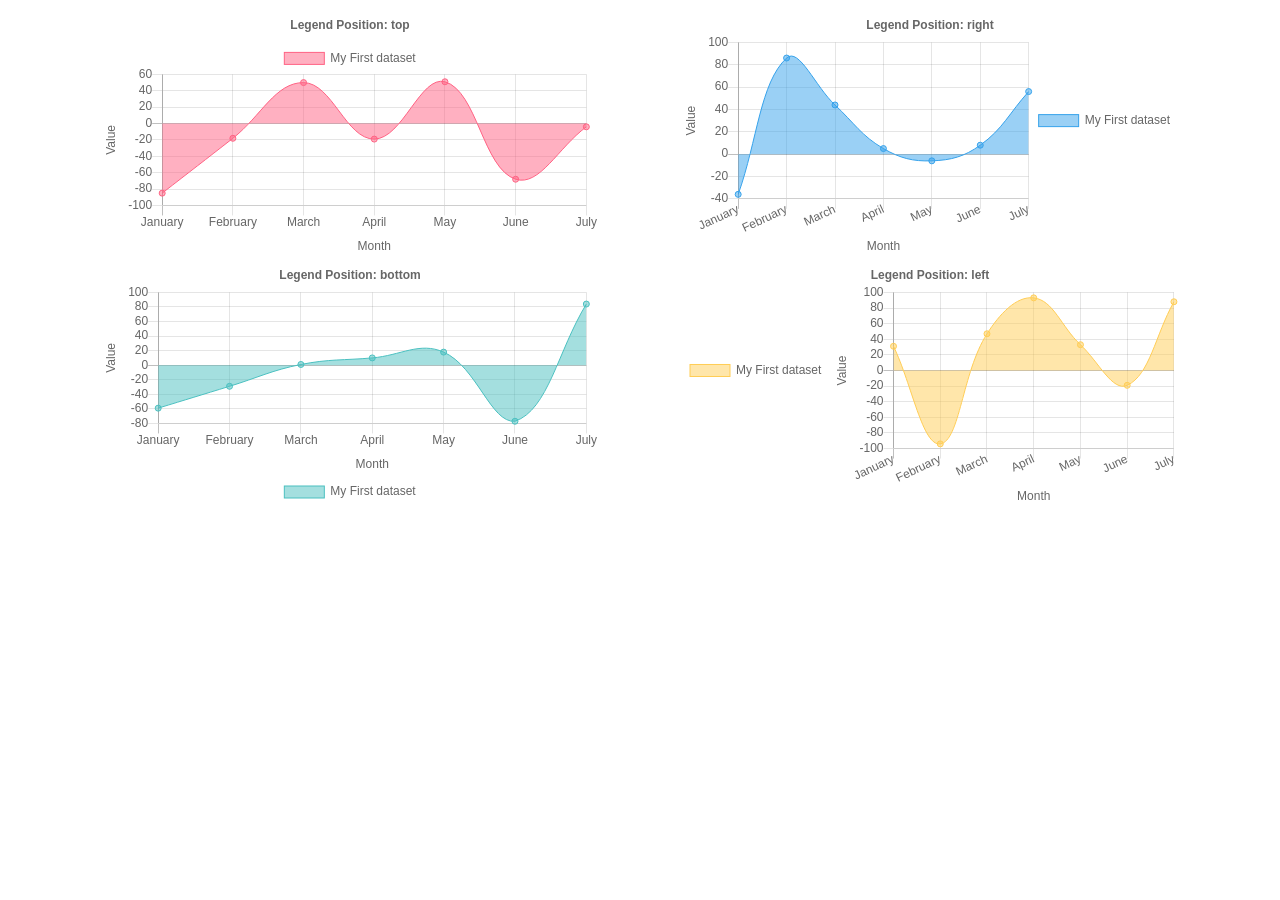
<file: src/main/webapp/statics/widget/chart/samples/legend/positioning.html>
<!doctype html>
<html>

<head>
	<title>Legend Positions</title>
	<script src="../../Chart.min.js"></script>
	<script src="../utils.js"></script>
	<style>
		canvas {
			-moz-user-select: none;
			-webkit-user-select: none;
			-ms-user-select: none;
		}
		.chart-container {
			width: 500px;
			margin-left: 40px;
			margin-right: 40px;
		}
		.container {
			display: flex;
			flex-direction: row;
			flex-wrap: wrap;
			justify-content: center;
		}
	</style>
</head>

<body>
	<div class="container">
		<div class="chart-container">
			<canvas id="chart-legend-top"></canvas>
		</div>
		<div class="chart-container">
			<canvas id="chart-legend-right"></canvas>
		</div>
		<div class="chart-container">
			<canvas id="chart-legend-bottom"></canvas>
		</div>
		<div class="chart-container">
			<canvas id="chart-legend-left"></canvas>
		</div>
	</div>
	<script>
		var color = Chart.helpers.color;
		function createConfig(legendPosition, colorName) {
			return {
				type: 'line',
				data: {
					labels: ['January', 'February', 'March', 'April', 'May', 'June', 'July'],
					datasets: [{
						label: 'My First dataset',
						data: [
							randomScalingFactor(),
							randomScalingFactor(),
							randomScalingFactor(),
							randomScalingFactor(),
							randomScalingFactor(),
							randomScalingFactor(),
							randomScalingFactor()
						],
						backgroundColor: color(window.chartColors[colorName]).alpha(0.5).rgbString(),
						borderColor: window.chartColors[colorName],
						borderWidth: 1
					}]
				},
				options: {
					responsive: true,
					legend: {
						position: legendPosition,
					},
					scales: {
						xAxes: [{
							display: true,
							scaleLabel: {
								display: true,
								labelString: 'Month'
							}
						}],
						yAxes: [{
							display: true,
							scaleLabel: {
								display: true,
								labelString: 'Value'
							}
						}]
					},
					title: {
						display: true,
						text: 'Legend Position: ' + legendPosition
					}
				}
			};
		}

		window.onload = function() {
			[{
				id: 'chart-legend-top',
				legendPosition: 'top',
				color: 'red'
			}, {
				id: 'chart-legend-right',
				legendPosition: 'right',
				color: 'blue'
			}, {
				id: 'chart-legend-bottom',
				legendPosition: 'bottom',
				color: 'green'
			}, {
				id: 'chart-legend-left',
				legendPosition: 'left',
				color: 'yellow'
			}].forEach(function(details) {
				var ctx = document.getElementById(details.id).getContext('2d');
				var config = createConfig(details.legendPosition, details.color);
				new Chart(ctx, config);
			});
		};
	</script>
</body>

</html>
</file>
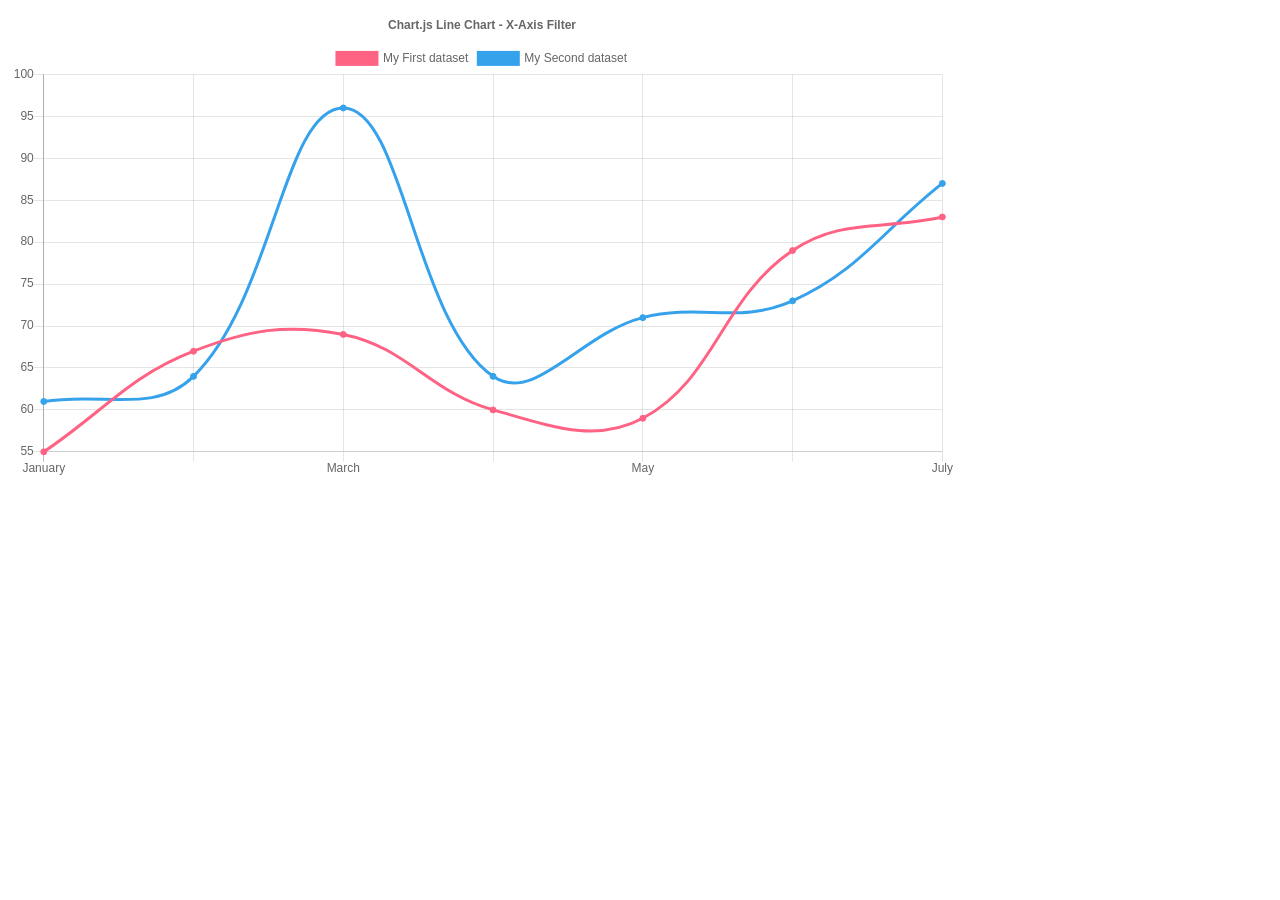
<file: src/main/webapp/statics/widget/chart/samples/scales/filtering-labels.html>
<!doctype html>
<html>

<head>
	<title>Chart with xAxis Filtering</title>
	<script src="../../Chart.min.js"></script>
	<script src="../utils.js"></script>
	<style>
		canvas {
			-moz-user-select: none;
			-webkit-user-select: none;
			-ms-user-select: none;
		}
	</style>
</head>

<body>
	<div style="width:75%;">
		<canvas id="canvas"></canvas>
	</div>
	<script>
		var randomScalingFactor = function() {
			return Math.round(Math.random() * 50 * (Math.random() > 0.5 ? 1 : 1)) + 50;
		};

		var config = {
			type: 'line',
			data: {
				labels: ['January', 'February', 'March', 'April', 'May', 'June', 'July'],
				datasets: [{
					label: 'My First dataset',
					fill: false,
					borderColor: window.chartColors.red,
					backgroundColor: window.chartColors.red,
					data: [
						randomScalingFactor(),
						randomScalingFactor(),
						randomScalingFactor(),
						randomScalingFactor(),
						randomScalingFactor(),
						randomScalingFactor(),
						randomScalingFactor()
					]
				}, {
					label: 'My Second dataset',
					fill: false,
					borderColor: window.chartColors.blue,
					backgroundColor: window.chartColors.blue,
					data: [
						randomScalingFactor(),
						randomScalingFactor(),
						randomScalingFactor(),
						randomScalingFactor(),
						randomScalingFactor(),
						randomScalingFactor(),
						randomScalingFactor()
					]
				}]
			},
			options: {
				responsive: true,
				title: {
					display: true,
					text: 'Chart.js Line Chart - X-Axis Filter'
				},
				scales: {
					xAxes: [{
						display: true,
						ticks: {
							callback: function(dataLabel, index) {
								// Hide the label of every 2nd dataset. return null to hide the grid line too
								return index % 2 === 0 ? dataLabel : '';
							}
						}
					}],
					yAxes: [{
						display: true,
						beginAtZero: false
					}]
				}
			}
		};

		window.onload = function() {
			var ctx = document.getElementById('canvas').getContext('2d');
			window.myLine = new Chart(ctx, config);
		};
	</script>
</body>

</html>
</file>
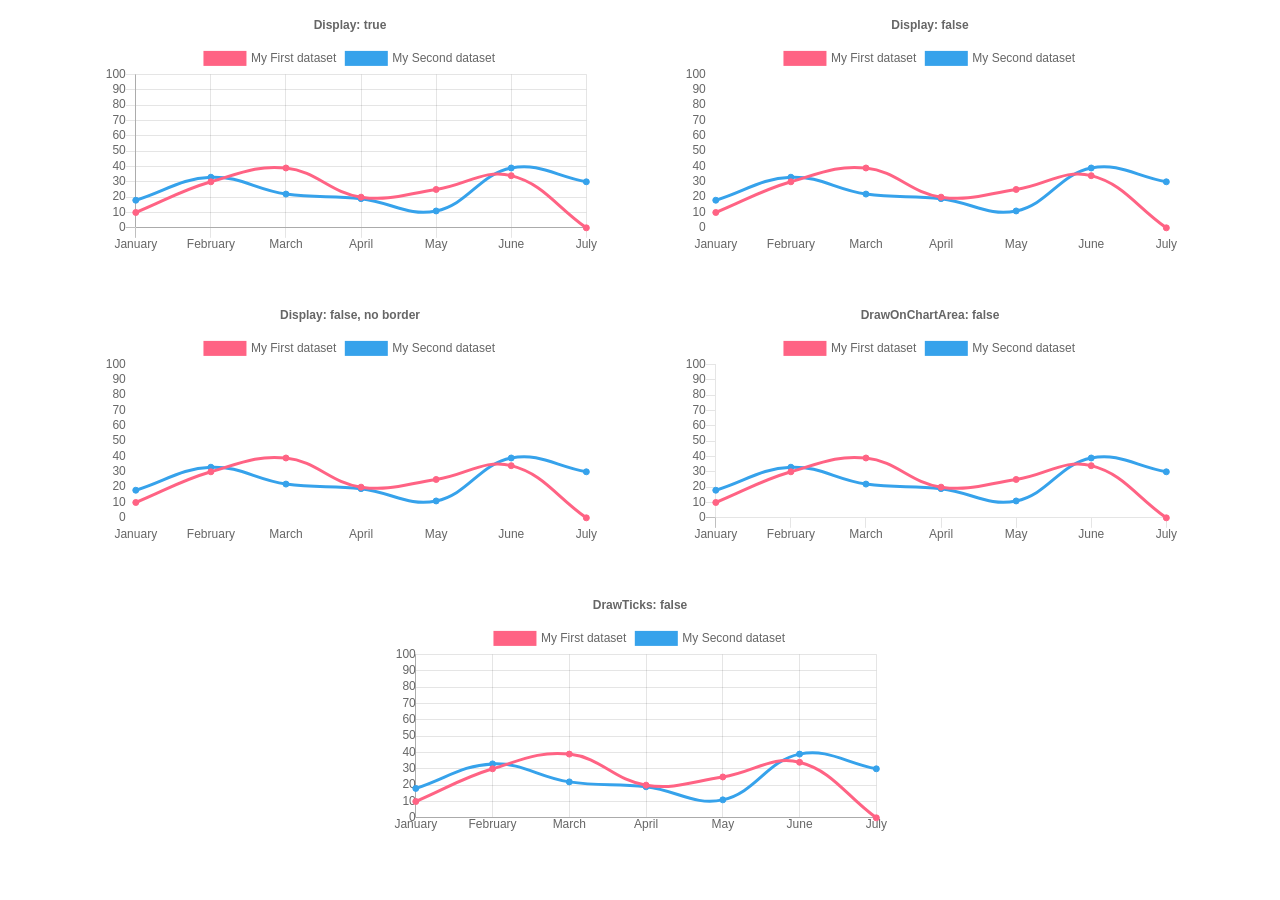
<file: src/main/webapp/statics/widget/chart/samples/scales/gridlines-display.html>
<!doctype html>
<html>

<head>
	<title>Grid Lines Display Settings</title>
	<script src="../../Chart.min.js"></script>
	<script src="../utils.js"></script>
	<style>
		canvas{
			-moz-user-select: none;
			-webkit-user-select: none;
			-ms-user-select: none;
		}
		.chart-container {
			width: 500px;
			margin-left: 40px;
			margin-right: 40px;
			margin-bottom: 40px;
		}
		.container {
			display: flex;
			flex-direction: row;
			flex-wrap: wrap;
			justify-content: center;
		}
	</style>
</head>

<body>
	<div class="container"></div>
	<script>
		function createConfig(gridlines, title) {
			return {
				type: 'line',
				data: {
					labels: ['January', 'February', 'March', 'April', 'May', 'June', 'July'],
					datasets: [{
						label: 'My First dataset',
						backgroundColor: window.chartColors.red,
						borderColor: window.chartColors.red,
						data: [10, 30, 39, 20, 25, 34, 0],
						fill: false,
					}, {
						label: 'My Second dataset',
						fill: false,
						backgroundColor: window.chartColors.blue,
						borderColor: window.chartColors.blue,
						data: [18, 33, 22, 19, 11, 39, 30],
					}]
				},
				options: {
					responsive: true,
					title: {
						display: true,
						text: title
					},
					scales: {
						xAxes: [{
							gridLines: gridlines
						}],
						yAxes: [{
							gridLines: gridlines,
							ticks: {
								min: 0,
								max: 100,
								stepSize: 10
							}
						}]
					}
				}
			};
		}

		window.onload = function() {
			var container = document.querySelector('.container');

			[{
				title: 'Display: true',
				gridLines: {
					display: true
				}
			}, {
				title: 'Display: false',
				gridLines: {
					display: false
				}
			}, {
				title: 'Display: false, no border',
				gridLines: {
					display: false,
					drawBorder: false
				}
			}, {
				title: 'DrawOnChartArea: false',
				gridLines: {
					display: true,
					drawBorder: true,
					drawOnChartArea: false,
				}
			}, {
				title: 'DrawTicks: false',
				gridLines: {
					display: true,
					drawBorder: true,
					drawOnChartArea: true,
					drawTicks: false,
				}
			}].forEach(function(details) {
				var div = document.createElement('div');
				div.classList.add('chart-container');

				var canvas = document.createElement('canvas');
				div.appendChild(canvas);
				container.appendChild(div);

				var ctx = canvas.getContext('2d');
				var config = createConfig(details.gridLines, details.title);
				new Chart(ctx, config);
			});
		};
	</script>
</body>

</html>
</file>
<file: src/main/webapp/statics/widget/chart/samples/style.css>
@import url('https://fonts.googleapis.com/css?family=Lato:100,300,400,700,900');

body, html {
	color: #333538;
	font-family: 'Lato', sans-serif;
	line-height: 1.6;
	padding: 0;
	margin: 0;
}

a {
	color: #f27173;
	text-decoration: none;
}

a:hover {
	color: #e25f5f;
	text-decoration: underline;
}

.content {
	max-width: 800px;
	margin: auto;
	padding: 16px 32px;
}

.header {
	text-align: center;
	padding: 32px 0;
}

.wrapper {
	min-height: 400px;
	padding: 16px 0;
	position: relative;
}

.wrapper.col-2 {
	display: inline-block;
	min-height: 256px;
	width: 49%;
}

@media (max-width: 400px) {
	.wrapper.col-2 {
		width: 100%
	}
}

.wrapper canvas {
	-moz-user-select: none;
	-webkit-user-select: none;
	-ms-user-select: none;
}

.toolbar {
	display: flex;
}

.toolbar > * {
	margin: 0 8px 0 0;
}

.btn {
	background-color: #aaa;
	border-radius: 4px;
	color: white;
	padding: 0.25rem 0.75rem;
}

.btn .fa {
	font-size: 1rem;
}

.btn:hover {
	background-color: #888;
	color: white;
	text-decoration: none;
}

.btn-chartjs { background-color: #f27173; }
.btn-chartjs:hover { background-color: #e25f5f; }
.btn-docs:hover { background-color: #2793db; }
.btn-docs { background-color: #36A2EB; }
.btn-docs:hover { background-color: #2793db; }
.btn-gh { background-color: #444; }
.btn-gh:hover { background-color: #333; }

.btn-on {
	border-style: inset;
}

.chartjs-title {
	font-size: 2rem;
	font-weight: 600;
	white-space: nowrap;
}

.chartjs-title::before {
	background-image: url(logo.svg);
	background-position: left center;
	background-repeat: no-repeat;
	background-size: 40px;
	content: 'Chart.js | ';
	color: #f27173;
	font-weight: 600;
	padding-left: 48px;
}

.chartjs-caption {
	font-size: 1.2rem;
}

.chartjs-links {
	display: flex;
	justify-content: center;
	padding: 8px 0;
}

.chartjs-links a {
	align-items: center;
	display: flex;
	font-size: 0.9rem;
	margin: 0.2rem;
}

.chartjs-links .fa:before {
	margin-right: 0.5em;
}

.samples-category {
	display: inline-block;
	margin-bottom: 32px;
	vertical-align: top;
	width: 25%;
}

.samples-category > .title {
	color: #aaa;
	font-weight: 300;
	font-size: 1.5rem;
}

.samples-category:hover > .title {
	color: black;
}

.samples-category > .items {
	padding: 8px 0;
}

.samples-entry {
	padding: 0 0 4px 0;
}

.samples-entry > .title {
	font-weight: 700;
}

@media (max-width: 640px) {
	.samples-category { width: 33%; }
}

@media (max-width: 512px) {
	.samples-category { width: 50%; }
}

@media (max-width: 420px) {
	.chartjs-caption { font-size: 1.05rem; }
	.chartjs-title::before { content: ''; }
	.chartjs-links a { flex-direction: column; }
	.chartjs-links .fa { margin: 0 }
	.samples-category { width: 100%; }
}

.analyser table {
	color: #333;
	font-size: 0.9rem;
	margin: 8px 0;
	width: 100%
}

.analyser th {
	background-color: #f0f0f0;
	padding: 2px;
}

.analyser td {
	padding: 2px;
	text-align: center;
}
</file>
